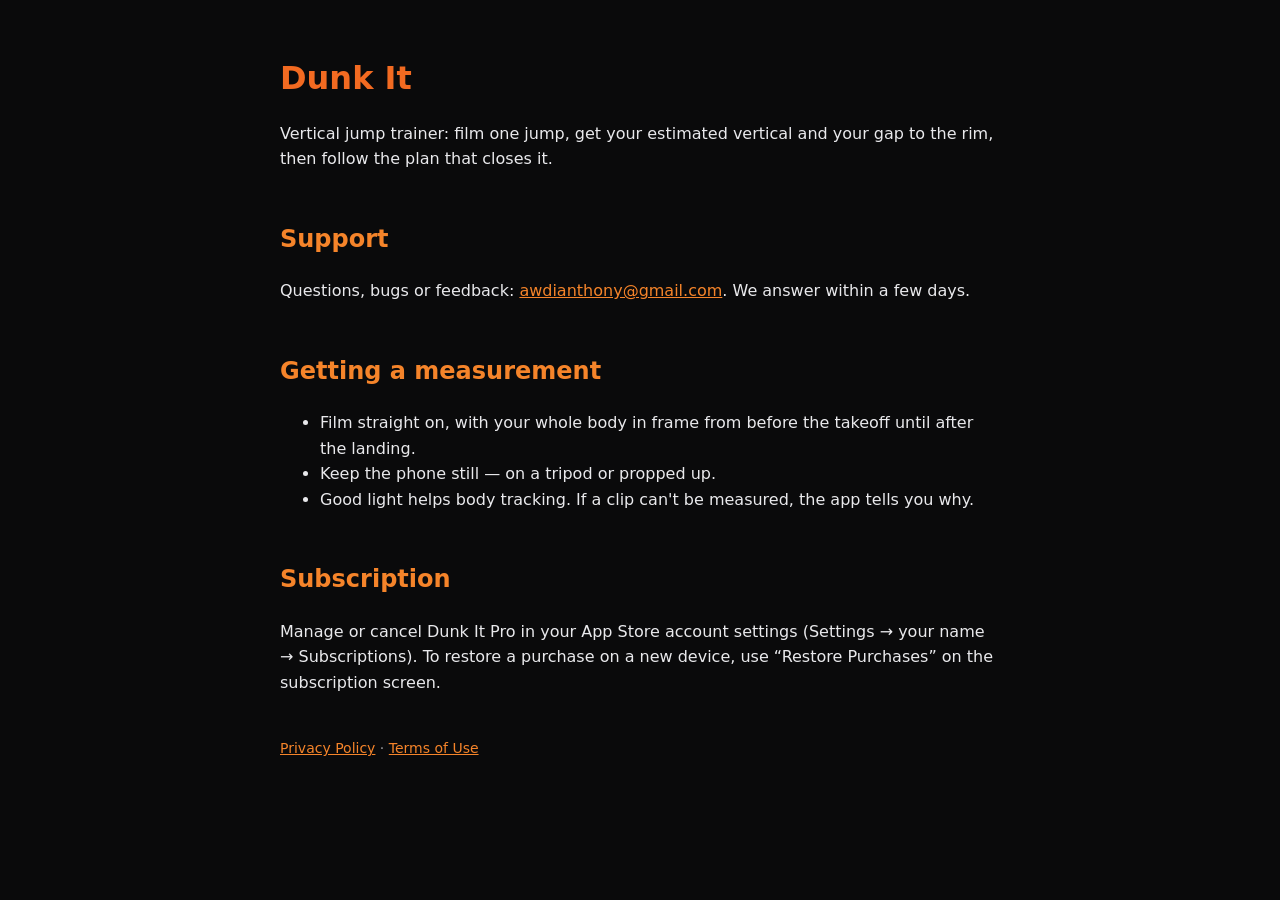
<file: index.html>
<!DOCTYPE html>
<html lang="en">
<head>
<meta charset="utf-8">
<meta name="viewport" content="width=device-width, initial-scale=1">
<title>Dunk It — Support</title>
<link rel="stylesheet" href="style.css">
</head>
<body>
<h1>Dunk It</h1>
<p>Vertical jump trainer: film one jump, get your estimated vertical and your
gap to the rim, then follow the plan that closes it.</p>

<h2>Support</h2>
<p>Questions, bugs or feedback: <a href="mailto:awdianthony@gmail.com">awdianthony@gmail.com</a>.
We answer within a few days.</p>

<h2>Getting a measurement</h2>
<ul>
<li>Film straight on, with your whole body in frame from before the takeoff until after the landing.</li>
<li>Keep the phone still — on a tripod or propped up.</li>
<li>Good light helps body tracking. If a clip can't be measured, the app tells you why.</li>
</ul>

<h2>Subscription</h2>
<p>Manage or cancel Dunk It Pro in your App Store account settings
(Settings → your name → Subscriptions). To restore a purchase on a new device,
use “Restore Purchases” on the subscription screen.</p>

<footer><a href="privacy.html">Privacy Policy</a> · <a href="https://www.apple.com/legal/internet-services/itunes/dev/stdeula/">Terms of Use</a></footer>
</body>
</html>
</file>
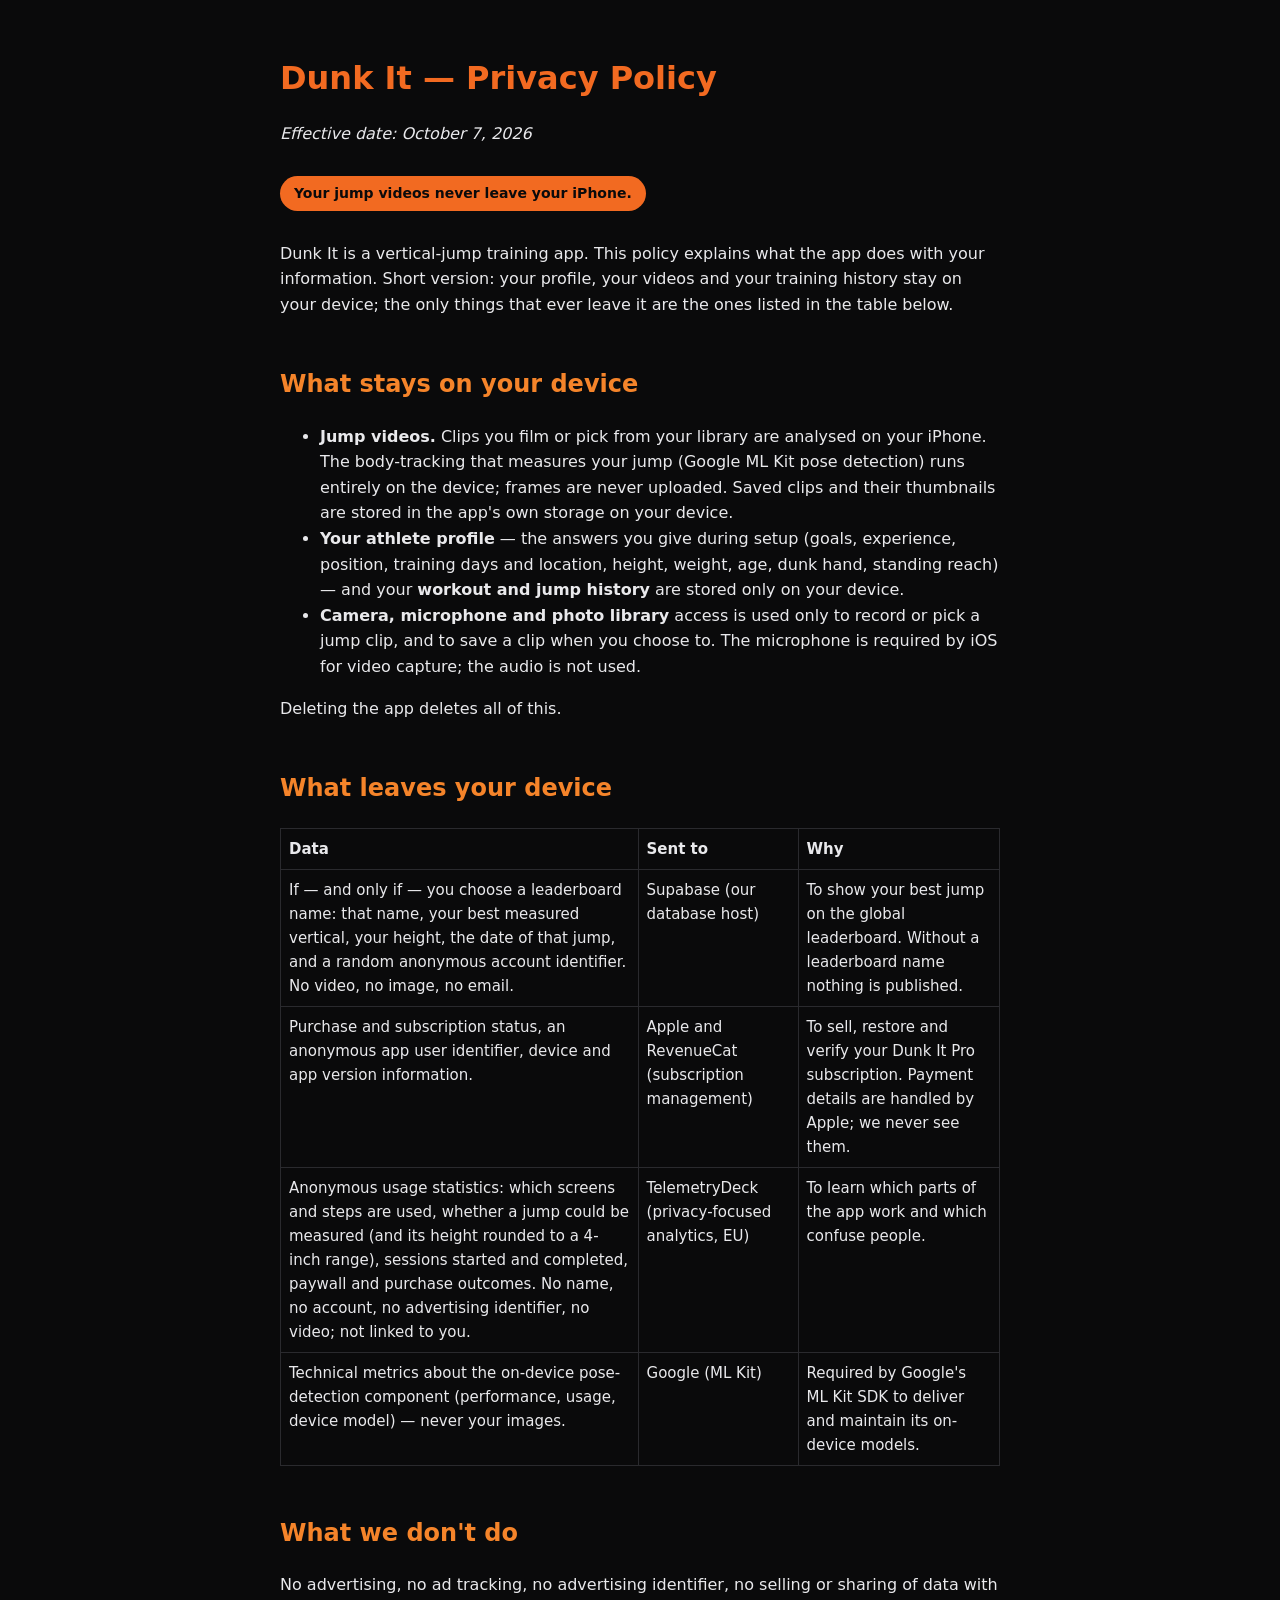
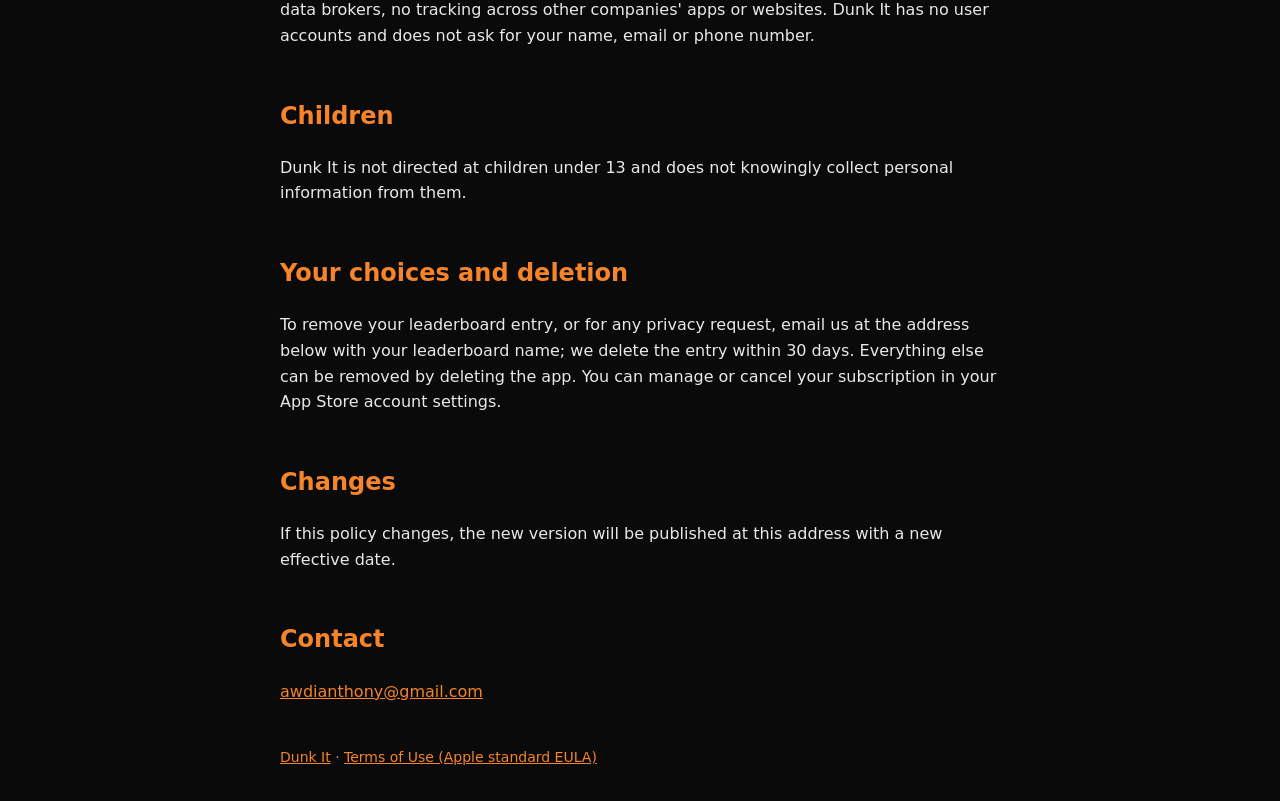
<file: privacy.html>
<!DOCTYPE html>
<html lang="en">
<head>
<meta charset="utf-8">
<meta name="viewport" content="width=device-width, initial-scale=1">
<title>Dunk It — Privacy Policy</title>
<link rel="stylesheet" href="style.css">
</head>
<body>
<h1>Dunk It — Privacy Policy</h1>
<p><em>Effective date: October 7, 2026</em></p>
<p class="badge">Your jump videos never leave your iPhone.</p>

<p>Dunk It is a vertical-jump training app. This policy explains what the app
does with your information. Short version: your profile, your videos and your
training history stay on your device; the only things that ever leave it are
the ones listed in the table below.</p>

<h2>What stays on your device</h2>
<ul>
<li><strong>Jump videos.</strong> Clips you film or pick from your library are
analysed on your iPhone. The body-tracking that measures your jump (Google ML
Kit pose detection) runs entirely on the device; frames are never uploaded.
Saved clips and their thumbnails are stored in the app's own storage on your
device.</li>
<li><strong>Your athlete profile</strong> — the answers you give during setup
(goals, experience, position, training days and location, height, weight, age,
dunk hand, standing reach) — and your <strong>workout and jump history</strong>
are stored only on your device.</li>
<li><strong>Camera, microphone and photo library</strong> access is used only
to record or pick a jump clip, and to save a clip when you choose to. The
microphone is required by iOS for video capture; the audio is not used.</li>
</ul>
<p>Deleting the app deletes all of this.</p>

<h2>What leaves your device</h2>
<table>
<tr><th>Data</th><th>Sent to</th><th>Why</th></tr>
<tr><td>If — and only if — you choose a leaderboard name: that name, your best
measured vertical, your height, the date of that jump, and a random anonymous
account identifier. No video, no image, no email.</td>
<td>Supabase (our database host)</td>
<td>To show your best jump on the global leaderboard. Without a leaderboard
name nothing is published.</td></tr>
<tr><td>Purchase and subscription status, an anonymous app user identifier,
device and app version information.</td>
<td>Apple and RevenueCat (subscription management)</td>
<td>To sell, restore and verify your Dunk It Pro subscription. Payment details
are handled by Apple; we never see them.</td></tr>
<tr><td>Anonymous usage statistics: which screens and steps are used, whether a
jump could be measured (and its height rounded to a 4-inch range), sessions
started and completed, paywall and purchase outcomes. No name, no account, no
advertising identifier, no video; not linked to you.</td>
<td>TelemetryDeck (privacy-focused analytics, EU)</td>
<td>To learn which parts of the app work and which confuse people.</td></tr>
<tr><td>Technical metrics about the on-device pose-detection component
(performance, usage, device model) — never your images.</td>
<td>Google (ML Kit)</td>
<td>Required by Google's ML Kit SDK to deliver and maintain its on-device
models.</td></tr>
</table>

<h2>What we don't do</h2>
<p>No advertising, no ad tracking, no advertising identifier, no selling or sharing of data with data
brokers, no tracking across other companies' apps or websites. Dunk It has no
user accounts and does not ask for your name, email or phone number.</p>

<h2>Children</h2>
<p>Dunk It is not directed at children under 13 and does not knowingly collect
personal information from them.</p>

<h2>Your choices and deletion</h2>
<p>To remove your leaderboard entry, or for any privacy request, email us at the
address below with your leaderboard name; we delete the entry within 30 days.
Everything else can be removed by deleting the app. You can manage or cancel
your subscription in your App Store account settings.</p>

<h2>Changes</h2>
<p>If this policy changes, the new version will be published at this address
with a new effective date.</p>

<h2>Contact</h2>
<p><a href="mailto:awdianthony@gmail.com">awdianthony@gmail.com</a></p>

<footer><a href="index.html">Dunk It</a> · <a href="https://www.apple.com/legal/internet-services/itunes/dev/stdeula/">Terms of Use (Apple standard EULA)</a></footer>
</body>
</html>
</file>
<file: style.css>
body{font-family:-apple-system,system-ui,sans-serif;max-width:720px;margin:0 auto;padding:32px 20px;color:#e9e9ec;background:#0A0A0B;line-height:1.6}
h1{color:#F26A21;margin-bottom:.2em}h2{color:#F5842A;margin-top:2em}
a{color:#F5842A}.badge{display:inline-block;background:#F26A21;color:#0A0A0B;padding:6px 14px;border-radius:999px;font-weight:700;font-size:14px}
table{border-collapse:collapse;width:100%;font-size:15px}td,th{border:1px solid #2A2A2E;padding:8px;text-align:left;vertical-align:top}
footer{margin-top:3em;font-size:14px;color:#9A9AA0}
</file>
